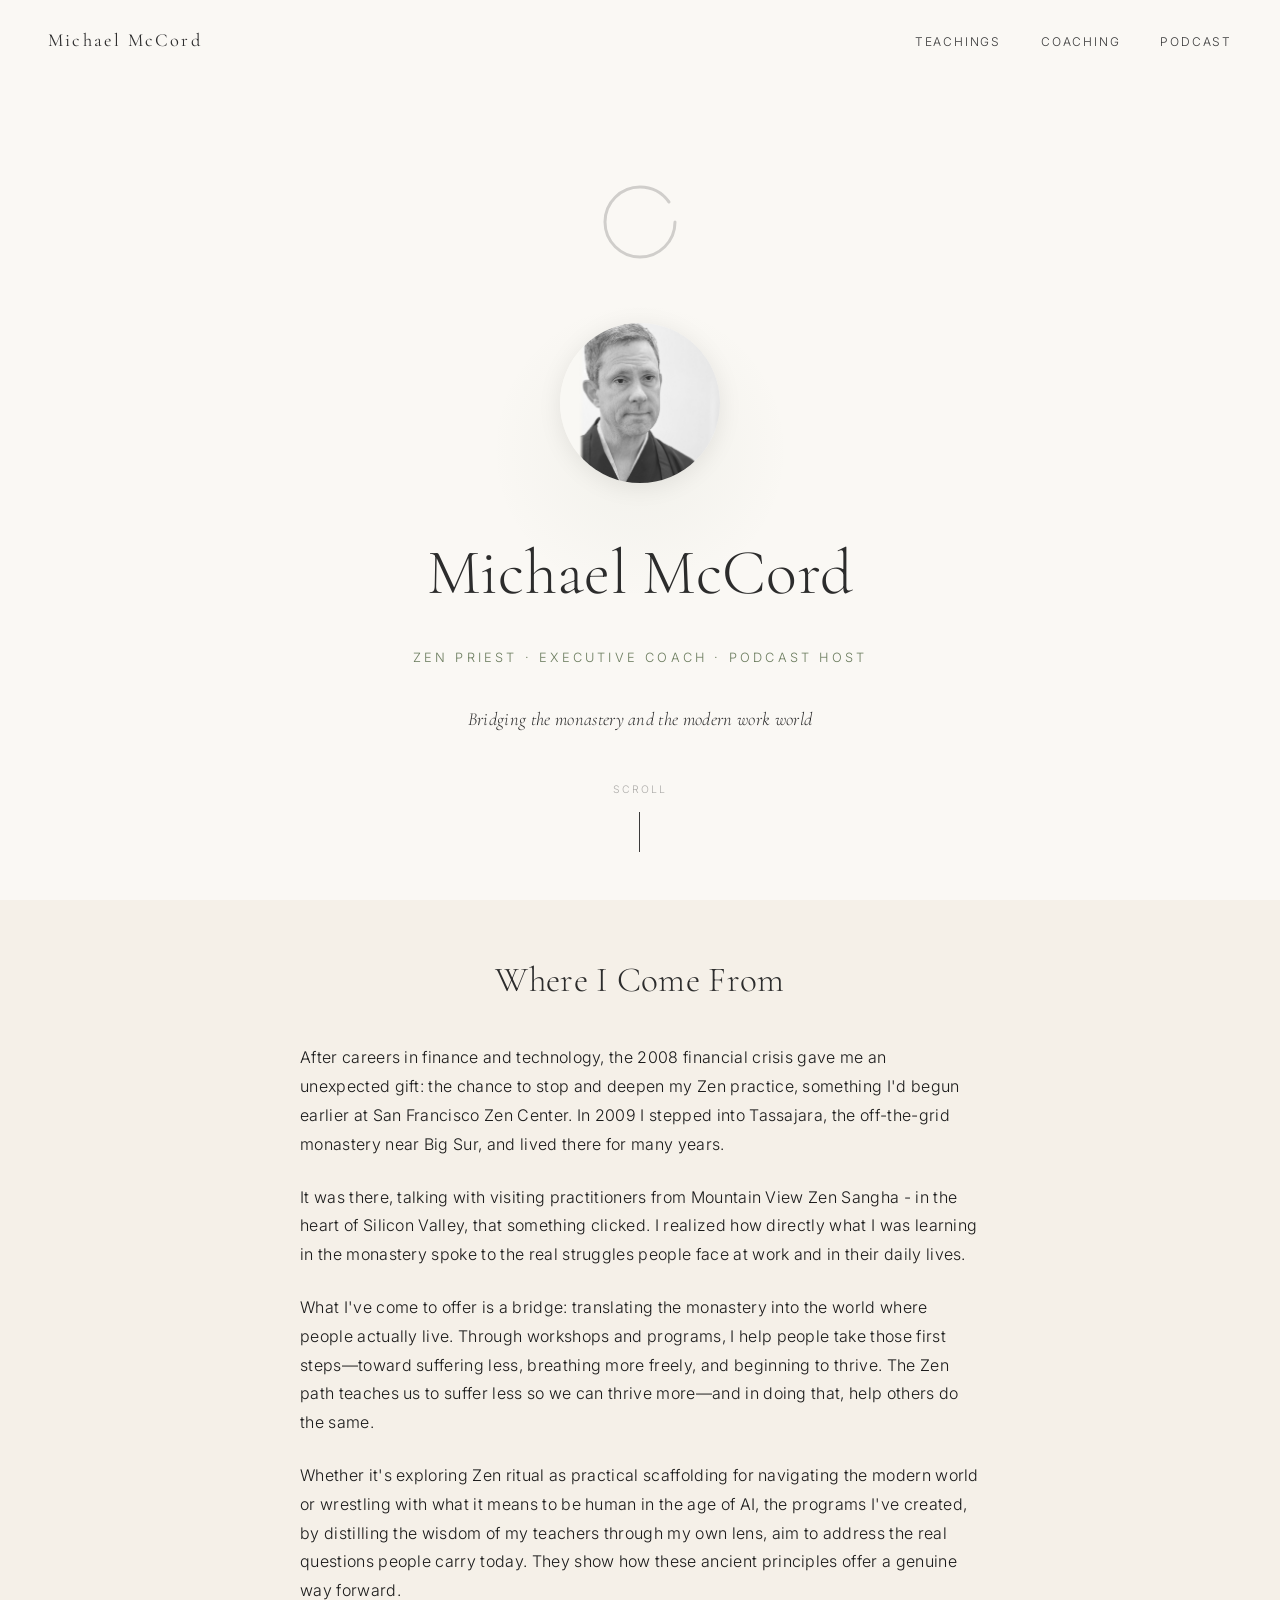
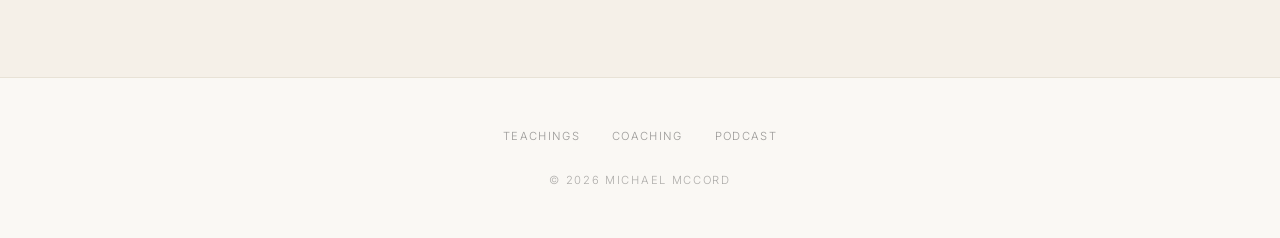
<file: index.html>
<!DOCTYPE html>
<html lang="en">
<head>
  <meta charset="UTF-8">
  <meta name="viewport" content="width=device-width, initial-scale=1.0">
  <title>Michael McCord — Zen Priest · Coach · Podcast Host</title>
  <link rel="preconnect" href="https://fonts.googleapis.com">
  <link rel="preconnect" href="https://fonts.gstatic.com" crossorigin>
  <link href="https://fonts.googleapis.com/css2?family=Cormorant+Garamond:ital,wght@0,300;0,400;0,500;1,300;1,400;1,500&family=Inter:wght@300;400&display=swap" rel="stylesheet">
  <link rel="stylesheet" href="styles.css">
</head>
<body>

  <!-- Navigation -->
  <nav class="nav">
    <div class="nav-inner">
      <a href="index.html" class="nav-name">Michael McCord</a>
      <ul class="nav-links">
        <li><a href="talks.html">Teachings</a></li>
        <li><a href="coaching.html">Coaching</a></li>
        <li><a href="podcast.html">Podcast</a></li>
      </ul>
      <button class="hamburger" aria-label="Menu">
        <span></span>
        <span></span>
        <span></span>
      </button>
    </div>
  </nav>

  <div class="mobile-overlay"></div>
  <div class="mobile-panel">
    <a href="talks.html">Teachings</a>
    <a href="coaching.html">Coaching</a>
    <a href="podcast.html">Podcast</a>
  </div>

  <!-- Hero -->
  <section class="hero">
    <div class="hero-glow"></div>
    <div class="hero-content">
      <svg class="enso" viewBox="0 0 120 120" xmlns="http://www.w3.org/2000/svg">
        <path d="M 95 60 C 95 79.33 79.33 95 60 95 C 40.67 95 25 79.33 25 60 C 25 40.67 40.67 25 60 25 C 72 25 82.5 31 89 40"
              fill="none" stroke="#2c2c2c" stroke-width="3" stroke-linecap="round"/>
      </svg>
      <img src="portrait.jpg" alt="Michael McCord" class="hero-portrait">
      <h1>Michael McCord</h1>
      <p class="role">Zen Priest · Executive Coach · Podcast Host</p>
      <p class="tagline">Bridging the monastery and the modern work world</p>
    </div>
    <div class="scroll-hint">
      <span>Scroll</span>
      <div class="scroll-line"></div>
    </div>
  </section>

  <!-- About -->
  <section class="content-section sand">
    <div class="content-narrow reveal">
      <h2 class="section-heading">Where I Come From</h2>
      <p>After careers in finance and technology, the 2008 financial crisis gave me an unexpected gift: the chance to stop and deepen my Zen practice, something I'd begun earlier at San Francisco Zen Center. In 2009 I stepped into Tassajara, the off-the-grid monastery near Big Sur, and lived there for many years.</p>
      <p>It was there, talking with visiting practitioners from Mountain View Zen Sangha - in the heart of Silicon Valley, that something clicked. I realized how directly what I was learning in the monastery spoke to the real struggles people face at work and in their daily lives.</p>
      <p>What I've come to offer is a bridge: translating the monastery into the world where people actually live. Through workshops and programs, I help people take those first steps—toward suffering less, breathing more freely, and beginning to thrive. The Zen path teaches us to suffer less so we can thrive more—and in doing that, help others do the same.</p>
      <p>Whether it's exploring Zen ritual as practical scaffolding for navigating the modern world or wrestling with what it means to be human in the age of AI, the programs I've created, by distilling the wisdom of my teachers through my own lens, aim to address the real questions people carry today. They show how these ancient principles offer a genuine way forward.</p>
    </div>
  </section>

  <!-- Footer -->
  <footer class="footer">
    <div class="footer-links">
      <a href="talks.html">Teachings</a>
      <a href="coaching.html">Coaching</a>
      <a href="podcast.html">Podcast</a>
    </div>
    <p>&copy; 2026 Michael McCord</p>
  </footer>

  <script>
    window.addEventListener('scroll', () => {
      document.querySelector('.nav').classList.toggle('scrolled', window.scrollY > 50);
    });

    const hamburger = document.querySelector('.hamburger');
    const mobilePanel = document.querySelector('.mobile-panel');
    const mobileOverlay = document.querySelector('.mobile-overlay');

    function toggleMobile() {
      hamburger.classList.toggle('open');
      mobilePanel.classList.toggle('open');
      mobileOverlay.classList.toggle('open');
    }

    hamburger.addEventListener('click', toggleMobile);
    mobileOverlay.addEventListener('click', toggleMobile);

    const observer = new IntersectionObserver((entries) => {
      entries.forEach(entry => {
        if (entry.isIntersecting) entry.target.classList.add('visible');
      });
    }, { threshold: 0.15 });

    document.querySelectorAll('.reveal').forEach(el => observer.observe(el));
  </script>

</body>
</html>
</file>
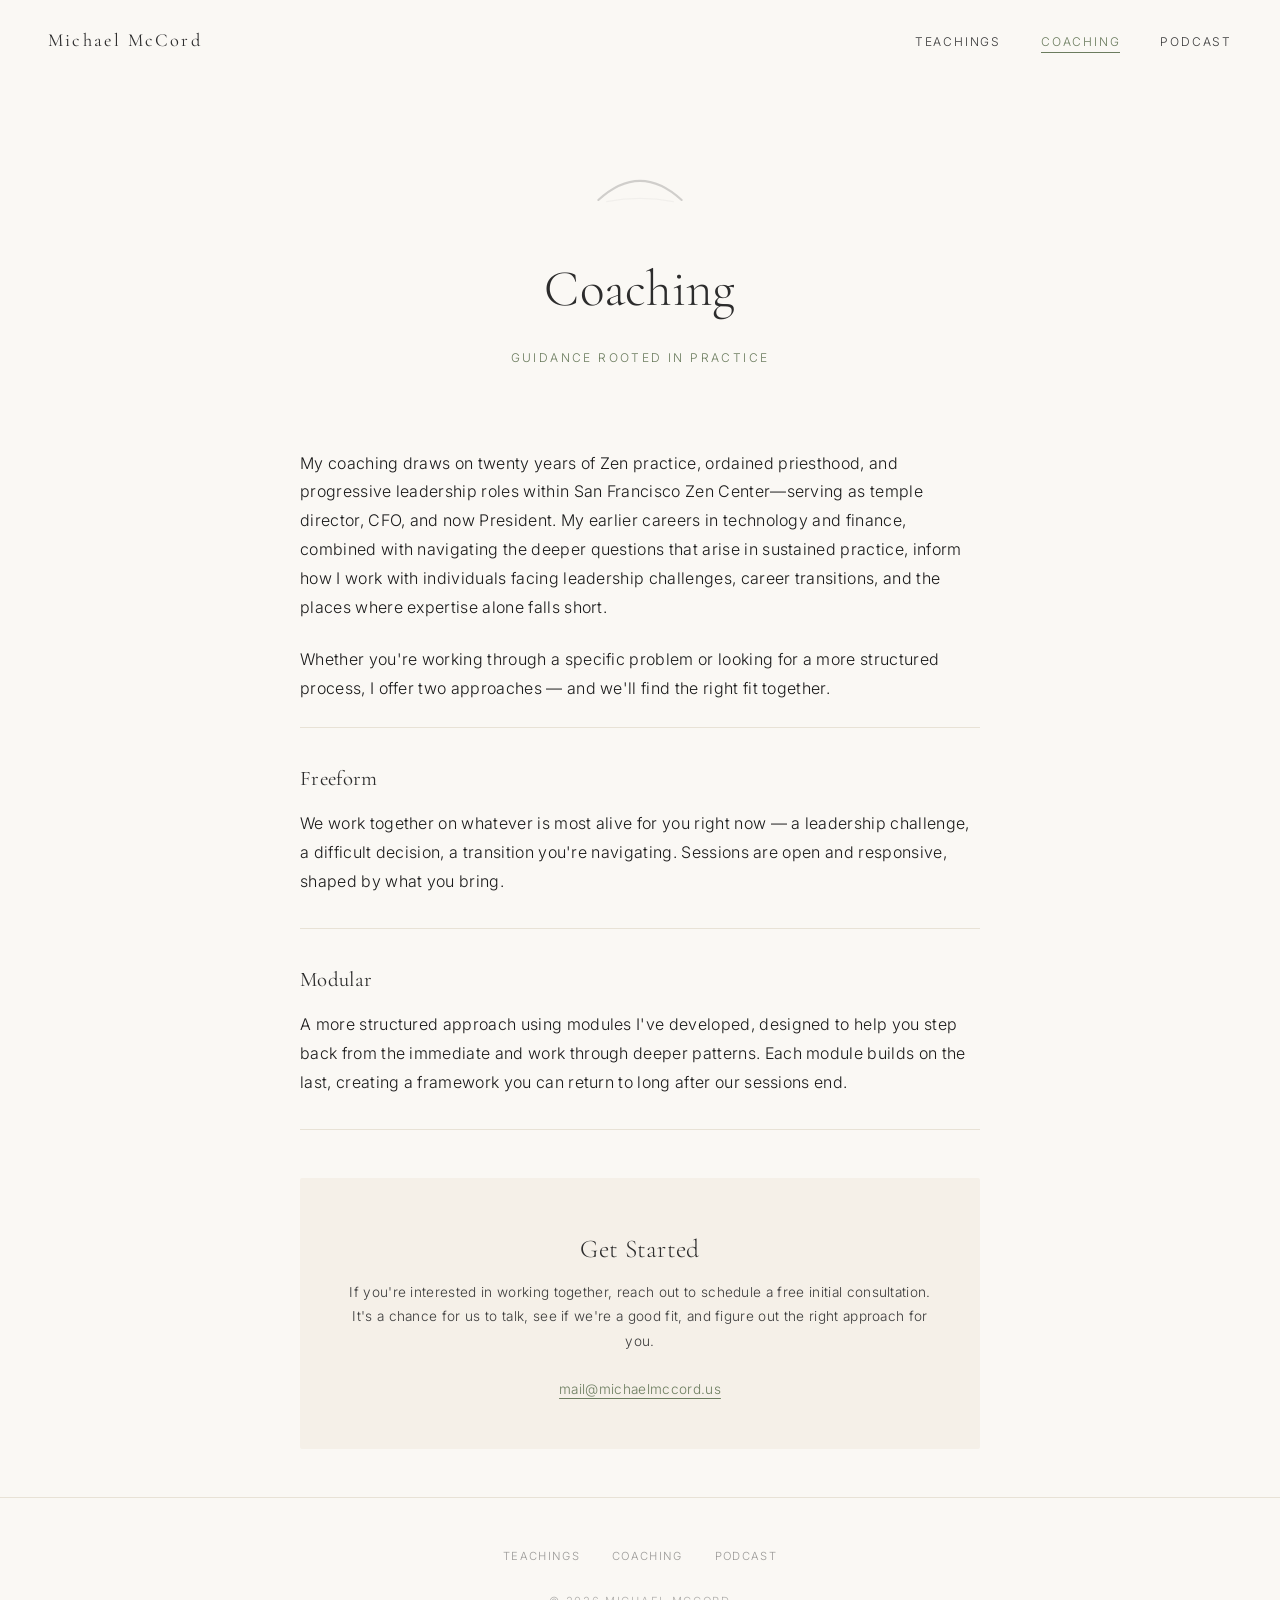
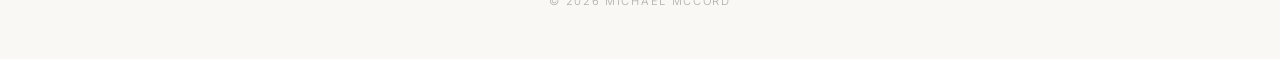
<file: coaching.html>
<!DOCTYPE html>
<html lang="en">
<head>
  <meta charset="UTF-8">
  <meta name="viewport" content="width=device-width, initial-scale=1.0">
  <title>Coaching — Michael McCord</title>
  <link rel="preconnect" href="https://fonts.googleapis.com">
  <link rel="preconnect" href="https://fonts.gstatic.com" crossorigin>
  <link href="https://fonts.googleapis.com/css2?family=Cormorant+Garamond:ital,wght@0,300;0,400;0,500;1,300;1,400;1,500&family=Inter:wght@300;400&display=swap" rel="stylesheet">
  <link rel="stylesheet" href="styles.css">
</head>
<body>

  <!-- Navigation -->
  <nav class="nav">
    <div class="nav-inner">
      <a href="index.html" class="nav-name">Michael McCord</a>
      <ul class="nav-links">
        <li><a href="talks.html">Teachings</a></li>
        <li><a href="coaching.html" class="active">Coaching</a></li>
        <li><a href="podcast.html">Podcast</a></li>
      </ul>
      <button class="hamburger" aria-label="Menu">
        <span></span>
        <span></span>
        <span></span>
      </button>
    </div>
  </nav>

  <div class="mobile-overlay"></div>
  <div class="mobile-panel">
    <a href="talks.html">Teachings</a>
    <a href="coaching.html" class="active">Coaching</a>
    <a href="podcast.html">Podcast</a>
  </div>

  <!-- Page Header -->
  <header class="page-header">
    <svg class="page-icon" viewBox="0 0 120 60" xmlns="http://www.w3.org/2000/svg">
      <path d="M 10 48 Q 60 2 110 48" fill="none" stroke="#2c2c2c" stroke-width="2.5" stroke-linecap="round"/>
      <path d="M 20 50 Q 60 42 100 50" fill="none" stroke="#2c2c2c" stroke-width="1.5" stroke-linecap="round" opacity="0.2"/>
    </svg>
    <h1>Coaching</h1>
    <p class="subtitle">Guidance rooted in practice</p>
  </header>

  <!-- Coaching Content -->
  <section class="content-section">
    <div class="content-narrow reveal">
      <p>My coaching draws on twenty years of Zen practice, ordained priesthood, and progressive leadership roles within San Francisco Zen Center—serving as temple director, CFO, and now President. My earlier careers in technology and finance, combined with navigating the deeper questions that arise in sustained practice, inform how I work with individuals facing leadership challenges, career transitions, and the places where expertise alone falls short.</p>
      <p>Whether you're working through a specific problem or looking for a more structured process, I offer two approaches — and we'll find the right fit together.</p>

      <div class="offering">
        <h3>Freeform</h3>
        <p>We work together on whatever is most alive for you right now — a leadership challenge, a difficult decision, a transition you're navigating. Sessions are open and responsive, shaped by what you bring.</p>
      </div>

      <div class="offering">
        <h3>Modular</h3>
        <p>A more structured approach using modules I've developed, designed to help you step back from the immediate and work through deeper patterns. Each module builds on the last, creating a framework you can return to long after our sessions end.</p>
      </div>

      <!-- Contact -->
      <div class="pricing reveal">
        <h2>Get Started</h2>
        <p class="pricing-note">If you're interested in working together, reach out to schedule a free initial consultation. It's a chance for us to talk, see if we're a good fit, and figure out the right approach for you.</p>
        <p class="pricing-note" style="margin-top: 1.5rem;"><a href="mailto:mail@michaelmccord.us" class="cta-link" style="margin-top: 0;">mail@michaelmccord.us</a></p>
      </div>
    </div>
  </section>

  <!-- Footer -->
  <footer class="footer">
    <div class="footer-links">
      <a href="talks.html">Teachings</a>
      <a href="coaching.html">Coaching</a>
      <a href="podcast.html">Podcast</a>
    </div>
    <p>&copy; 2026 Michael McCord</p>
  </footer>

  <script>
    window.addEventListener('scroll', () => {
      document.querySelector('.nav').classList.toggle('scrolled', window.scrollY > 50);
    });

    const hamburger = document.querySelector('.hamburger');
    const mobilePanel = document.querySelector('.mobile-panel');
    const mobileOverlay = document.querySelector('.mobile-overlay');

    function toggleMobile() {
      hamburger.classList.toggle('open');
      mobilePanel.classList.toggle('open');
      mobileOverlay.classList.toggle('open');
    }

    hamburger.addEventListener('click', toggleMobile);
    mobileOverlay.addEventListener('click', toggleMobile);

    const observer = new IntersectionObserver((entries) => {
      entries.forEach(entry => {
        if (entry.isIntersecting) entry.target.classList.add('visible');
      });
    }, { threshold: 0.15 });

    document.querySelectorAll('.reveal').forEach(el => observer.observe(el));
  </script>

</body>
</html>
</file>
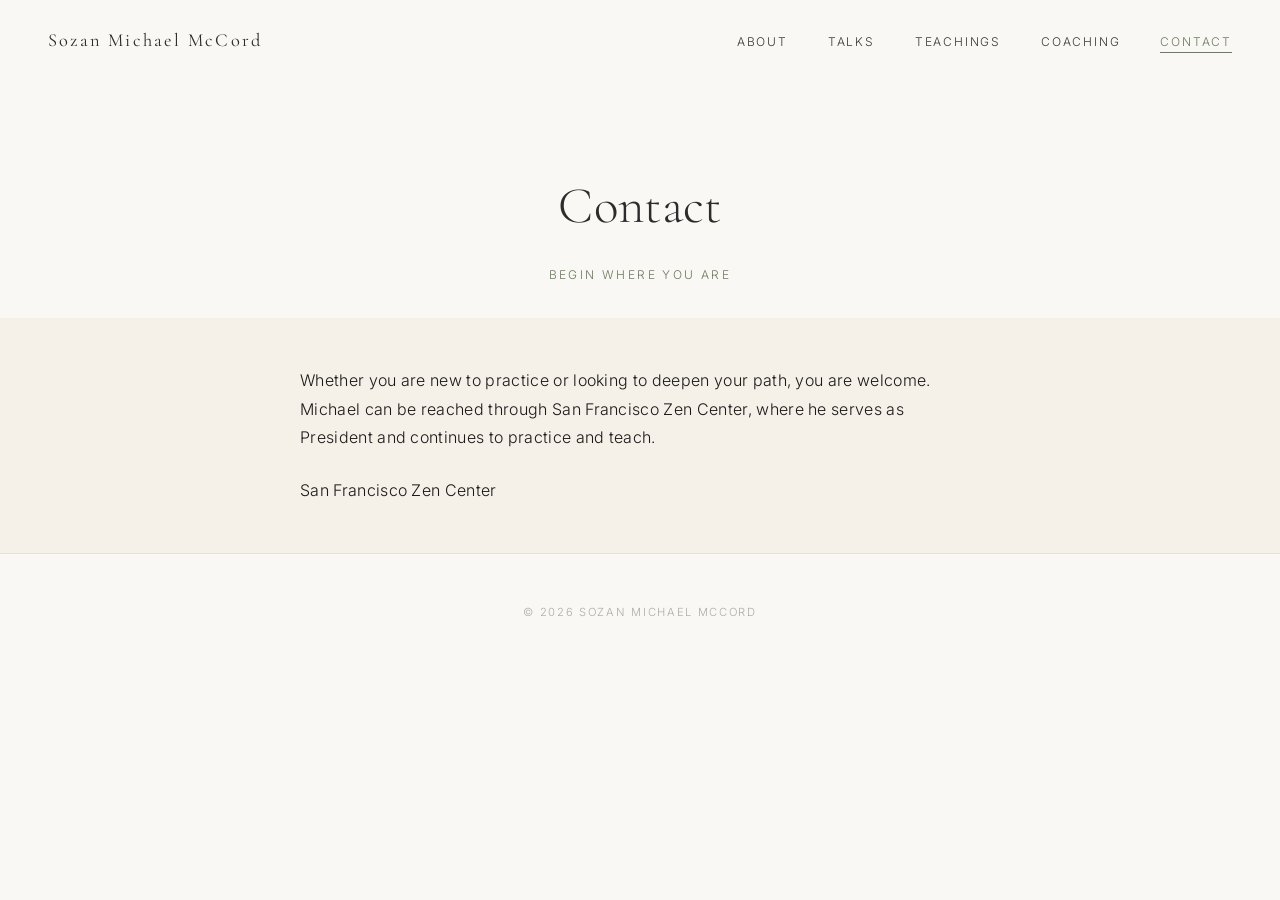
<file: contact.html>
<!DOCTYPE html>
<html lang="en">
<head>
  <meta charset="UTF-8">
  <meta name="viewport" content="width=device-width, initial-scale=1.0">
  <title>Contact — Sozan Michael McCord</title>
  <link rel="preconnect" href="https://fonts.googleapis.com">
  <link rel="preconnect" href="https://fonts.gstatic.com" crossorigin>
  <link href="https://fonts.googleapis.com/css2?family=Cormorant+Garamond:ital,wght@0,300;0,400;0,500;1,300;1,400;1,500&family=Inter:wght@300;400&display=swap" rel="stylesheet">
  <link rel="stylesheet" href="styles.css">
</head>
<body>

  <!-- Navigation -->
  <nav class="nav">
    <div class="nav-inner">
      <a href="index.html" class="nav-name">Sozan Michael McCord</a>
      <ul class="nav-links">
        <li><a href="about.html">About</a></li>
        <li><a href="talks.html">Talks</a></li>
        <li><a href="teachings.html">Teachings</a></li>
        <li><a href="coaching.html">Coaching</a></li>
        <li><a href="contact.html" class="active">Contact</a></li>
      </ul>
      <button class="hamburger" aria-label="Menu">
        <span></span>
        <span></span>
        <span></span>
      </button>
    </div>
  </nav>

  <div class="mobile-overlay"></div>
  <div class="mobile-panel">
    <a href="about.html">About</a>
    <a href="talks.html">Talks</a>
    <a href="teachings.html">Teachings</a>
    <a href="coaching.html">Coaching</a>
    <a href="contact.html" class="active">Contact</a>
  </div>

  <!-- Page Header -->
  <header class="page-header">
    <h1>Contact</h1>
    <p class="subtitle">Begin where you are</p>
  </header>

  <!-- Contact -->
  <section class="content-section sand">
    <div class="content-narrow reveal">
      <p>Whether you are new to practice or looking to deepen your path, you are welcome. Michael can be reached through San Francisco Zen Center, where he serves as President and continues to practice and teach.</p>

      <div class="contact-links">
        <a href="https://www.sfzc.org" target="_blank">San Francisco Zen Center</a>
      </div>
    </div>
  </section>

  <!-- Footer -->
  <footer class="footer">
    <p>&copy; 2026 Sozan Michael McCord</p>
  </footer>

  <script>
    window.addEventListener('scroll', () => {
      document.querySelector('.nav').classList.toggle('scrolled', window.scrollY > 50);
    });

    const hamburger = document.querySelector('.hamburger');
    const mobilePanel = document.querySelector('.mobile-panel');
    const mobileOverlay = document.querySelector('.mobile-overlay');

    function toggleMobile() {
      hamburger.classList.toggle('open');
      mobilePanel.classList.toggle('open');
      mobileOverlay.classList.toggle('open');
    }

    hamburger.addEventListener('click', toggleMobile);
    mobileOverlay.addEventListener('click', toggleMobile);

    const observer = new IntersectionObserver((entries) => {
      entries.forEach(entry => {
        if (entry.isIntersecting) entry.target.classList.add('visible');
      });
    }, { threshold: 0.15 });

    document.querySelectorAll('.reveal').forEach(el => observer.observe(el));
  </script>

</body>
</html>
</file>
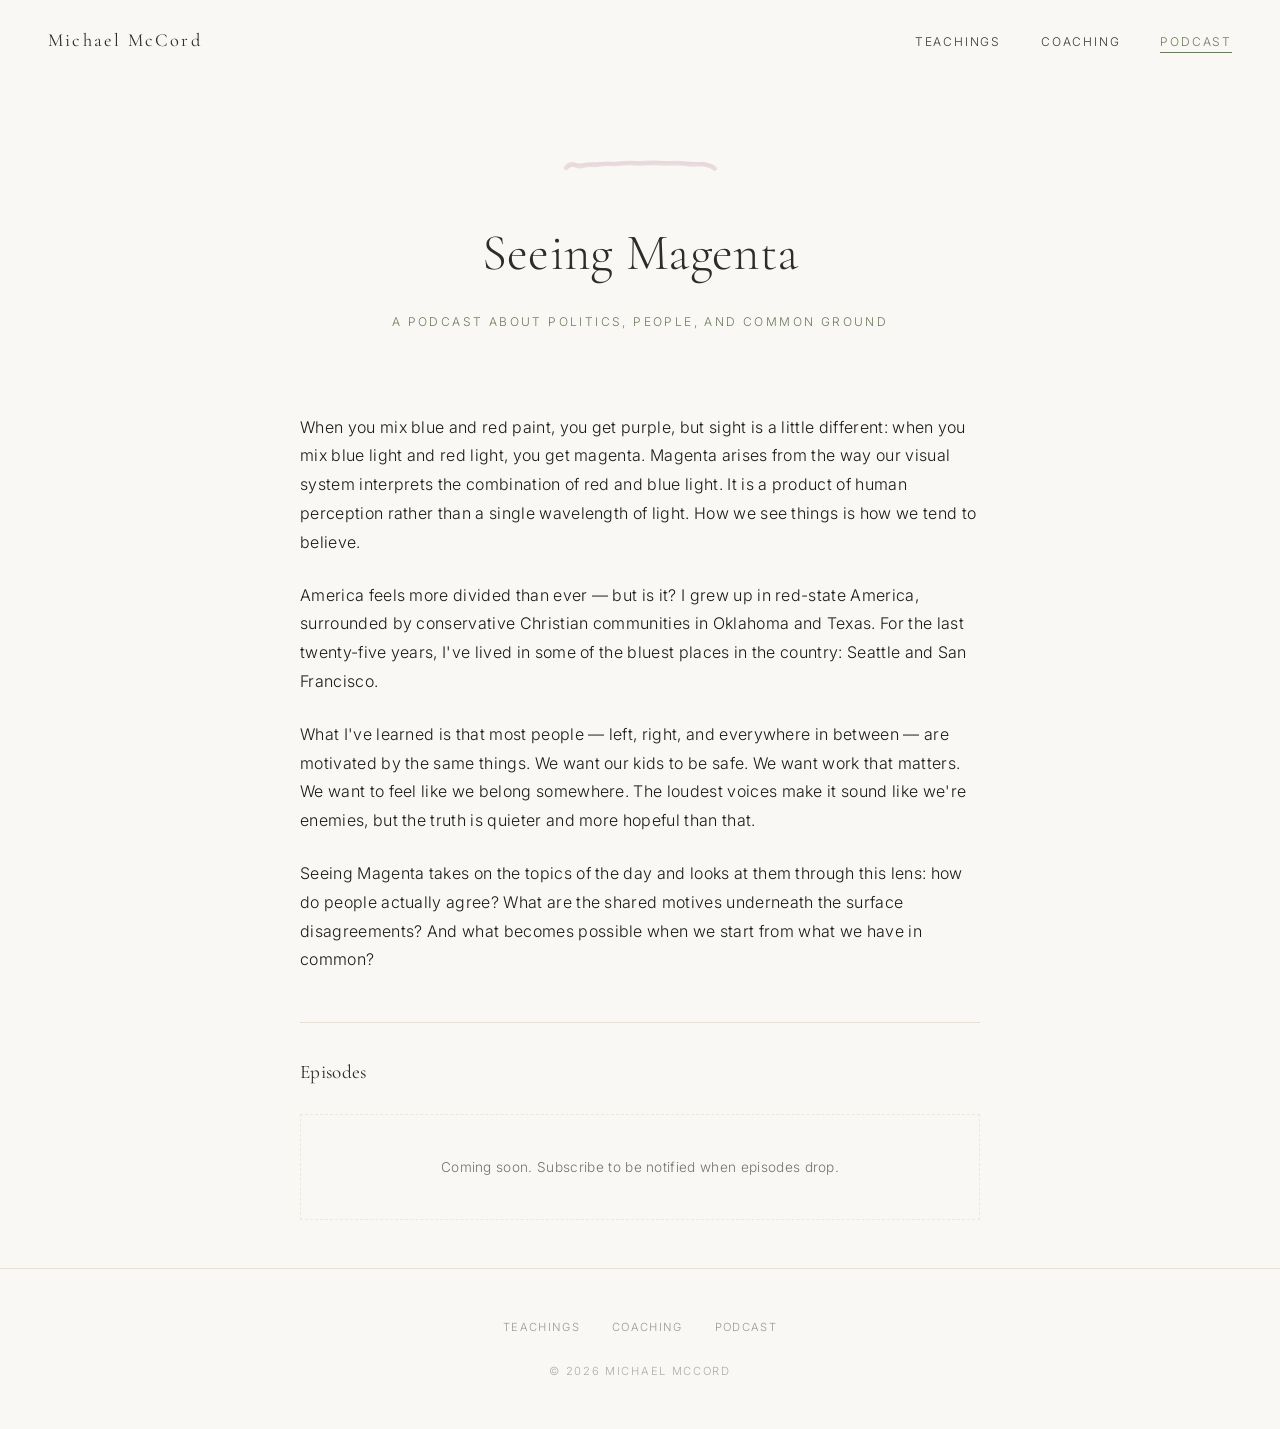
<file: podcast.html>
<!DOCTYPE html>
<html lang="en">
<head>
  <meta charset="UTF-8">
  <meta name="viewport" content="width=device-width, initial-scale=1.0">
  <title>Seeing Magenta — Michael McCord</title>
  <link rel="preconnect" href="https://fonts.googleapis.com">
  <link rel="preconnect" href="https://fonts.gstatic.com" crossorigin>
  <link href="https://fonts.googleapis.com/css2?family=Cormorant+Garamond:ital,wght@0,300;0,400;0,500;1,300;1,400;1,500&family=Inter:wght@300;400&display=swap" rel="stylesheet">
  <link rel="stylesheet" href="styles.css">
</head>
<body>

  <!-- Navigation -->
  <nav class="nav">
    <div class="nav-inner">
      <a href="index.html" class="nav-name">Michael McCord</a>
      <ul class="nav-links">
        <li><a href="talks.html">Teachings</a></li>
        <li><a href="coaching.html">Coaching</a></li>
        <li><a href="podcast.html" class="active">Podcast</a></li>
      </ul>
      <button class="hamburger" aria-label="Menu">
        <span></span>
        <span></span>
        <span></span>
      </button>
    </div>
  </nav>

  <div class="mobile-overlay"></div>
  <div class="mobile-panel">
    <a href="talks.html">Teachings</a>
    <a href="coaching.html">Coaching</a>
    <a href="podcast.html" class="active">Podcast</a>
  </div>

  <!-- Page Header -->
  <header class="page-header">
    <svg class="brush-stroke" viewBox="0 0 200 18" xmlns="http://www.w3.org/2000/svg">
      <path d="M 5 10 C 8 6, 12 4, 18 7 C 24 10, 28 5, 38 6 C 48 7, 52 4, 62 5 C 72 6, 78 3, 90 4 C 102 5, 110 3, 125 4 C 140 5, 148 3, 160 5 C 172 7, 178 4, 185 6 C 190 7, 194 9, 196 11"
            fill="none" stroke="#8b3a6b" stroke-width="6" stroke-linecap="round" opacity="0.7"/>
      <path d="M 8 9 C 14 5, 22 7, 35 5 C 48 3, 58 6, 75 4 C 92 2, 105 5, 120 3 C 135 1, 150 5, 165 4 C 175 3, 185 6, 193 8"
            fill="none" stroke="#8b3a6b" stroke-width="3" stroke-linecap="round" opacity="0.4"/>
    </svg>
    <h1>Seeing Magenta</h1>
    <p class="subtitle">A podcast about politics, people, and common ground</p>
  </header>

  <!-- Podcast Content -->
  <section class="content-section">
    <div class="content-narrow">
      <div class="podcast-concept reveal">
        <p>When you mix blue and red paint, you get purple, but sight is a little different: when you mix blue light and red light, you get magenta. Magenta arises from the way our visual system interprets the combination of red and blue light. It is a product of human perception rather than a single wavelength of light. How we see things is how we tend to believe.</p>
      </div>

      <div class="podcast-concept reveal">
        <p>America feels more divided than ever — but is it? I grew up in red-state America, surrounded by conservative Christian communities in Oklahoma and Texas. For the last twenty-five years, I've lived in some of the bluest places in the country: Seattle and San Francisco.</p>
        <p>What I've learned is that most people — left, right, and everywhere in between — are motivated by the same things. We want our kids to be safe. We want work that matters. We want to feel like we belong somewhere. The loudest voices make it sound like we're enemies, but the truth is quieter and more hopeful than that.</p>
        <p>Seeing Magenta takes on the topics of the day and looks at them through this lens: how do people actually agree? What are the shared motives underneath the surface disagreements? And what becomes possible when we start from what we have in common?</p>

        <div class="podcast-episodes reveal">
          <h3>Episodes</h3>
          <div class="episode-placeholder">
            Coming soon. Subscribe to be notified when episodes drop.
          </div>
        </div>
      </div>
    </div>
  </section>

  <!-- Footer -->
  <footer class="footer">
    <div class="footer-links">
      <a href="talks.html">Teachings</a>
      <a href="coaching.html">Coaching</a>
      <a href="podcast.html">Podcast</a>
    </div>
    <p>&copy; 2026 Michael McCord</p>
  </footer>

  <script>
    window.addEventListener('scroll', () => {
      document.querySelector('.nav').classList.toggle('scrolled', window.scrollY > 50);
    });

    const hamburger = document.querySelector('.hamburger');
    const mobilePanel = document.querySelector('.mobile-panel');
    const mobileOverlay = document.querySelector('.mobile-overlay');

    function toggleMobile() {
      hamburger.classList.toggle('open');
      mobilePanel.classList.toggle('open');
      mobileOverlay.classList.toggle('open');
    }

    hamburger.addEventListener('click', toggleMobile);
    mobileOverlay.addEventListener('click', toggleMobile);

    const observer = new IntersectionObserver((entries) => {
      entries.forEach(entry => {
        if (entry.isIntersecting) entry.target.classList.add('visible');
      });
    }, { threshold: 0.15 });

    document.querySelectorAll('.reveal').forEach(el => observer.observe(el));
  </script>

</body>
</html>
</file>
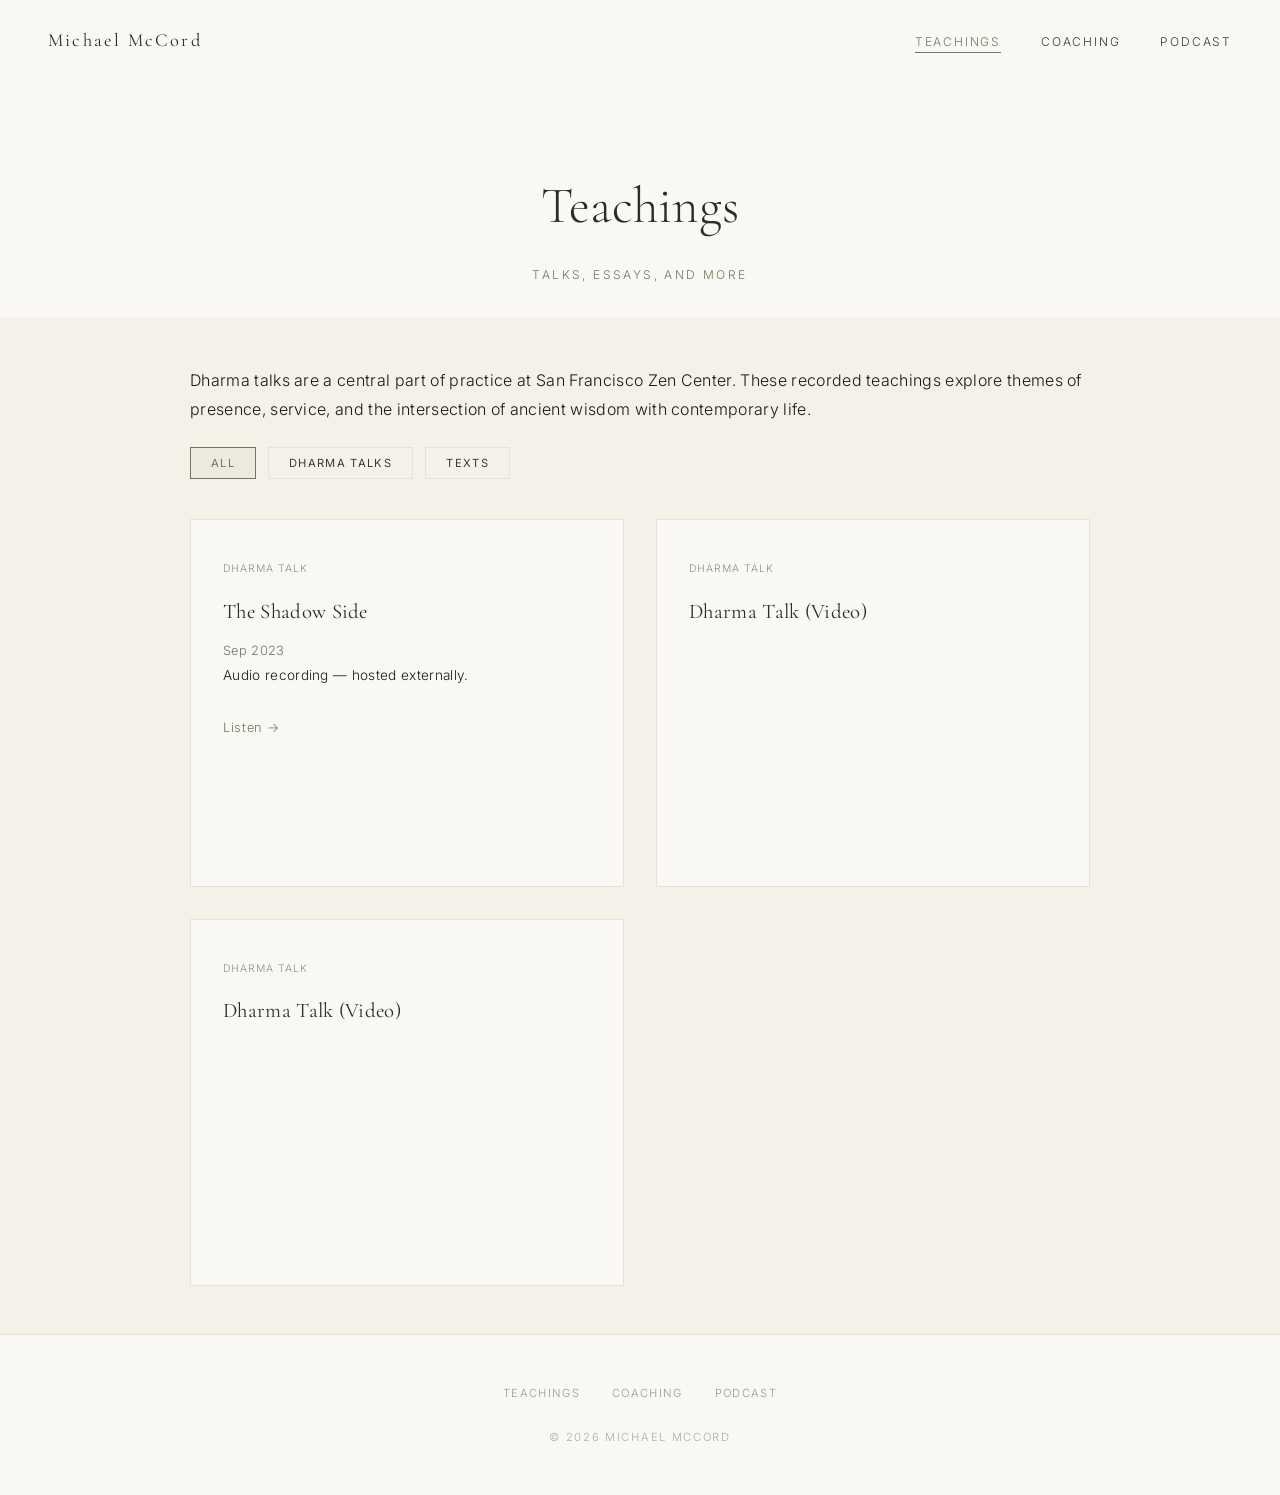
<file: talks.html>
<!DOCTYPE html>
<html lang="en">
<head>
  <meta charset="UTF-8">
  <meta name="viewport" content="width=device-width, initial-scale=1.0">
  <title>Teachings — Michael McCord</title>
  <link rel="preconnect" href="https://fonts.googleapis.com">
  <link rel="preconnect" href="https://fonts.gstatic.com" crossorigin>
  <link href="https://fonts.googleapis.com/css2?family=Cormorant+Garamond:ital,wght@0,300;0,400;0,500;1,300;1,400;1,500&family=Inter:wght@300;400&display=swap" rel="stylesheet">
  <link rel="stylesheet" href="styles.css">
</head>
<body>

  <!-- Navigation -->
  <nav class="nav">
    <div class="nav-inner">
      <a href="index.html" class="nav-name">Michael McCord</a>
      <ul class="nav-links">
        <li><a href="talks.html" class="active">Teachings</a></li>
        <li><a href="coaching.html">Coaching</a></li>
        <li><a href="podcast.html">Podcast</a></li>
      </ul>
      <button class="hamburger" aria-label="Menu">
        <span></span>
        <span></span>
        <span></span>
      </button>
    </div>
  </nav>

  <div class="mobile-overlay"></div>
  <div class="mobile-panel">
    <a href="talks.html" class="active">Teachings</a>
    <a href="coaching.html">Coaching</a>
    <a href="podcast.html">Podcast</a>
  </div>

  <!-- Page Header -->
  <header class="page-header">
    <h1>Teachings</h1>
    <p class="subtitle">Talks, essays, and more</p>
  </header>

  <!-- Talks -->
  <section class="content-section sand">
    <div class="content-wide">
      <p class="reveal">Dharma talks are a central part of practice at San Francisco Zen Center. These recorded teachings explore themes of presence, service, and the intersection of ancient wisdom with contemporary life.</p>

      <div class="filter-buttons reveal">
        <button class="filter-btn active" data-filter="all">All</button>
        <button class="filter-btn" data-filter="dharma-talk">Dharma Talks</button>
        <button class="filter-btn" data-filter="text">Texts</button>
      </div>

      <div class="teachings-grid reveal">
        <div class="teaching-card" data-category="dharma-talk">
          <span class="talk-tag">Dharma Talk</span>
          <h3>The Shadow Side</h3>
          <span class="talk-date">Sep 2023</span>
          <p class="teaching-description">Audio recording — hosted externally.</p>
          <a href="https://1drv.ms/u/c/63acd3f7cc434578/IQB4RUPM99OsIIBjKE4BAAAAAePlxopRRq-HAyAeNtmP7MY?e=ZxqzF8" target="_blank" rel="noopener" class="teaching-link">Listen &rarr;</a>
        </div>

        <div class="teaching-card" data-category="dharma-talk">
          <span class="talk-tag">Dharma Talk</span>
          <h3>Dharma Talk (Video)</h3>
          <span class="talk-date"></span>
          <div class="video-embed">
            <iframe src="https://www.youtube.com/embed/Meq-kxMmaPs?start=742" frameborder="0" allow="accelerometer; autoplay; clipboard-write; encrypted-media; gyroscope; picture-in-picture" allowfullscreen></iframe>
          </div>
        </div>

        <div class="teaching-card" data-category="dharma-talk">
          <span class="talk-tag">Dharma Talk</span>
          <h3>Dharma Talk (Video)</h3>
          <span class="talk-date"></span>
          <div class="video-embed">
            <iframe src="https://www.youtube.com/embed/EMFrnM71JLc?start=2204" frameborder="0" allow="accelerometer; autoplay; clipboard-write; encrypted-media; gyroscope; picture-in-picture" allowfullscreen></iframe>
          </div>
        </div>
      </div>
    </div>
  </section>

  <!-- Footer -->
  <footer class="footer">
    <div class="footer-links">
      <a href="talks.html">Teachings</a>
      <a href="coaching.html">Coaching</a>
      <a href="podcast.html">Podcast</a>
    </div>
    <p>&copy; 2026 Michael McCord</p>
  </footer>

  <script>
    window.addEventListener('scroll', () => {
      document.querySelector('.nav').classList.toggle('scrolled', window.scrollY > 50);
    });

    const hamburger = document.querySelector('.hamburger');
    const mobilePanel = document.querySelector('.mobile-panel');
    const mobileOverlay = document.querySelector('.mobile-overlay');

    function toggleMobile() {
      hamburger.classList.toggle('open');
      mobilePanel.classList.toggle('open');
      mobileOverlay.classList.toggle('open');
    }

    hamburger.addEventListener('click', toggleMobile);
    mobileOverlay.addEventListener('click', toggleMobile);

    const observer = new IntersectionObserver((entries) => {
      entries.forEach(entry => {
        if (entry.isIntersecting) entry.target.classList.add('visible');
      });
    }, { threshold: 0.15 });

    document.querySelectorAll('.reveal').forEach(el => observer.observe(el));

    const filterBtns = document.querySelectorAll('.filter-btn');
    const teachingCards = document.querySelectorAll('.teaching-card');

    filterBtns.forEach(btn => {
      btn.addEventListener('click', () => {
        filterBtns.forEach(b => b.classList.remove('active'));
        btn.classList.add('active');
        const filter = btn.dataset.filter;
        teachingCards.forEach(card => {
          card.style.display = (filter === 'all' || card.dataset.category === filter) ? '' : 'none';
        });
      });
    });
  </script>

</body>
</html>
</file>
<file: styles.css>
/* ── Custom Properties ── */
:root {
  --stone: #2c2c2c;
  --ink: #1a1a1a;
  --sand: #f5f0e8;
  --mist: #e8e2d6;
  --brush: #3a3a3a;
  --moss: #6b7c5e;
  --cloud: #faf8f4;
  --magenta: #8b3a6b;
}

/* ── Reset & Base ── */
*,
*::before,
*::after {
  margin: 0;
  padding: 0;
  box-sizing: border-box;
}

html {
  scroll-behavior: smooth;
}

body {
  font-family: 'Inter', sans-serif;
  font-weight: 300;
  line-height: 1.8;
  letter-spacing: 0.02em;
  color: var(--ink);
  background: var(--cloud);
  -webkit-font-smoothing: antialiased;
  -moz-osx-font-smoothing: grayscale;
}

a {
  color: inherit;
  text-decoration: none;
}

ul {
  list-style: none;
}

img {
  max-width: 100%;
  display: block;
}

/* ── Typography ── */
h1, h2, h3, h4 {
  font-family: 'Cormorant Garamond', serif;
  font-weight: 300;
  color: var(--stone);
}

/* ── Navigation ── */
.nav {
  position: fixed;
  top: 0;
  left: 0;
  width: 100%;
  z-index: 1000;
  background: rgba(250, 248, 244, 0.9);
  backdrop-filter: blur(12px);
  -webkit-backdrop-filter: blur(12px);
  padding: 1.5rem 3rem;
  transition: padding 0.4s ease;
}

.nav.scrolled {
  padding: 0.8rem 3rem;
}

.nav-inner {
  max-width: 1200px;
  margin: 0 auto;
  display: flex;
  align-items: center;
  justify-content: space-between;
}

.nav-name {
  font-family: 'Cormorant Garamond', serif;
  font-weight: 400;
  font-size: 1.15rem;
  letter-spacing: 0.12em;
  color: var(--stone);
}

.nav-links {
  display: flex;
  gap: 2.5rem;
}

.nav-links a {
  font-size: 0.75rem;
  text-transform: uppercase;
  letter-spacing: 0.15em;
  color: var(--brush);
  position: relative;
  transition: color 0.3s ease;
}

.nav-links a::after {
  content: '';
  position: absolute;
  bottom: -4px;
  left: 0;
  width: 0;
  height: 1px;
  background: var(--moss);
  transition: width 0.3s ease;
}

.nav-links a:hover {
  color: var(--moss);
}

.nav-links a:hover::after {
  width: 100%;
}

.nav-links a.active {
  color: var(--moss);
}

.nav-links a.active::after {
  width: 100%;
}

/* ── Hamburger ── */
.hamburger {
  display: none;
  flex-direction: column;
  justify-content: center;
  gap: 5px;
  width: 28px;
  height: 28px;
  cursor: pointer;
  z-index: 1100;
  background: none;
  border: none;
}

.hamburger span {
  display: block;
  width: 100%;
  height: 1.5px;
  background: var(--stone);
  transition: transform 0.3s ease, opacity 0.3s ease;
}

.hamburger.open span:nth-child(1) {
  transform: translateY(6.5px) rotate(45deg);
}

.hamburger.open span:nth-child(2) {
  opacity: 0;
}

.hamburger.open span:nth-child(3) {
  transform: translateY(-6.5px) rotate(-45deg);
}

/* ── Mobile Nav Panel ── */
.mobile-panel {
  position: fixed;
  top: 0;
  right: -300px;
  width: 60vw;
  max-width: 300px;
  height: 100vh;
  background: var(--cloud);
  z-index: 1050;
  transition: right 0.4s ease;
  padding: 6rem 2rem 2rem;
  box-shadow: -4px 0 20px rgba(0, 0, 0, 0);
}

.mobile-panel.open {
  right: 0;
  box-shadow: -4px 0 20px rgba(0, 0, 0, 0.08);
}

.mobile-panel a {
  display: block;
  font-size: 0.8rem;
  text-transform: uppercase;
  letter-spacing: 0.15em;
  color: var(--brush);
  padding: 1rem 0;
  border-bottom: 1px solid var(--mist);
  transition: color 0.3s ease;
}

.mobile-panel a:hover,
.mobile-panel a.active {
  color: var(--moss);
}

.mobile-overlay {
  position: fixed;
  top: 0;
  left: 0;
  width: 100%;
  height: 100%;
  background: rgba(0, 0, 0, 0.15);
  z-index: 1040;
  opacity: 0;
  pointer-events: none;
  transition: opacity 0.4s ease;
}

.mobile-overlay.open {
  opacity: 1;
  pointer-events: auto;
}

/* ── Page Header ── */
.page-header {
  text-align: center;
  padding: 10rem 2rem 2rem;
}

.page-header h1 {
  font-size: clamp(2rem, 4vw, 3.5rem);
  margin-bottom: 0.75rem;
}

.page-header .subtitle {
  font-size: 0.75rem;
  text-transform: uppercase;
  letter-spacing: 0.2em;
  color: var(--moss);
}

.brush-stroke {
  width: 160px;
  height: 14px;
  margin: 0 auto 1.5rem;
  opacity: 0;
  animation: fadeIn 2s ease forwards;
}

.page-icon {
  width: 100px;
  height: 50px;
  margin: 0 auto 1.5rem;
  opacity: 0;
  animation: fadeIn 2s ease forwards;
}

/* ── Hero (index) ── */
.hero {
  min-height: 100vh;
  display: flex;
  flex-direction: column;
  align-items: center;
  justify-content: center;
  text-align: center;
  position: relative;
  padding: 2rem;
  overflow: hidden;
}

.hero-glow {
  position: absolute;
  width: 300px;
  height: 300px;
  border-radius: 50%;
  background: radial-gradient(circle, var(--moss) 0%, transparent 70%);
  opacity: 0.06;
  pointer-events: none;
  z-index: 0;
}

.hero-content {
  position: relative;
  z-index: 1;
}

.enso {
  width: 120px;
  height: 120px;
  opacity: 0;
  animation: fadeIn 2s ease forwards;
  margin: 0 auto 2rem;
}

@keyframes fadeIn {
  to { opacity: 0.2; }
}

.hero-portrait {
  width: 160px;
  height: 160px;
  border-radius: 50%;
  object-fit: cover;
  object-position: 70% center;
  margin: 0 auto 2rem;
  opacity: 0;
  animation: portraitFadeIn 2s ease forwards;
  animation-delay: 0.15s;
  box-shadow: 0 4px 24px rgba(0, 0, 0, 0.08);
}

@keyframes portraitFadeIn {
  to { opacity: 1; }
}

@keyframes slideUp {
  from {
    opacity: 0;
    transform: translateY(20px);
  }
  to {
    opacity: 1;
    transform: translateY(0);
  }
}

.hero h1 {
  font-size: clamp(2.5rem, 5vw, 4.5rem);
  opacity: 0;
  animation: slideUp 1s ease forwards;
  animation-delay: 0.3s;
  margin-bottom: 1rem;
}

.hero .role {
  font-size: 0.8rem;
  text-transform: uppercase;
  letter-spacing: 0.25em;
  color: var(--moss);
  opacity: 0;
  animation: slideUp 1s ease forwards;
  animation-delay: 0.6s;
  margin-bottom: 0.5rem;
}

.hero .tagline {
  font-family: 'Cormorant Garamond', serif;
  font-weight: 300;
  font-style: italic;
  font-size: 1.15rem;
  line-height: 2;
  max-width: 500px;
  margin: 2rem auto 0;
  color: var(--stone);
  opacity: 0;
  animation: slideUp 1s ease forwards;
  animation-delay: 0.9s;
}

.scroll-hint {
  position: absolute;
  bottom: 3rem;
  display: flex;
  flex-direction: column;
  align-items: center;
  gap: 0.75rem;
  opacity: 0;
  animation: slideUp 1s ease forwards;
  animation-delay: 1.5s;
}

.scroll-hint span {
  font-size: 0.65rem;
  text-transform: uppercase;
  letter-spacing: 0.2em;
  color: var(--brush);
  opacity: 0.4;
}

.scroll-line {
  width: 1px;
  height: 40px;
  background: var(--brush);
  animation: pulse 2s ease-in-out infinite;
}

@keyframes pulse {
  0%, 100% { opacity: 0.2; }
  50% { opacity: 0.6; }
}

/* ── Content Sections ── */
.content-section {
  padding: 3rem 2rem;
}

.content-section.sand {
  background: var(--sand);
}

.content-narrow {
  max-width: 680px;
  margin: 0 auto;
}

.content-wide {
  max-width: 900px;
  margin: 0 auto;
}

.content-narrow p,
.content-wide p {
  margin-bottom: 1.5rem;
  color: var(--ink);
}

.section-heading {
  font-size: clamp(1.6rem, 3vw, 2.2rem);
  margin-bottom: 2rem;
  text-align: center;
}

/* ── Scroll Reveal ── */
.reveal {
  opacity: 0;
  transform: translateY(30px);
  transition: opacity 0.8s ease, transform 0.8s ease;
}

.reveal.visible {
  opacity: 1;
  transform: translateY(0);
}

/* ── Talks ── */
.filter-buttons {
  display: flex;
  flex-wrap: wrap;
  gap: 0.75rem;
  margin-bottom: 2.5rem;
}

.filter-btn {
  font-family: 'Inter', sans-serif;
  font-size: 0.7rem;
  text-transform: uppercase;
  letter-spacing: 0.12em;
  padding: 0.5rem 1.25rem;
  border: 1px solid var(--mist);
  background: transparent;
  color: var(--brush);
  cursor: pointer;
  transition: all 0.3s ease;
}

.filter-btn:hover,
.filter-btn.active {
  border-color: var(--moss);
  color: var(--moss);
  background: rgba(107, 124, 94, 0.06);
}

.talks-list {
  display: flex;
  flex-direction: column;
  gap: 0;
}

.talk-item {
  display: grid;
  grid-template-columns: 100px 1fr auto;
  align-items: center;
  gap: 1.5rem;
  padding: 1.25rem 1rem;
  border-bottom: 1px solid var(--mist);
  text-decoration: none;
  color: var(--ink);
  transition: transform 0.3s ease, box-shadow 0.3s ease;
}

.talk-item:first-child {
  border-top: 1px solid var(--mist);
}

.talk-item:hover {
  transform: translateX(4px);
  box-shadow: -3px 0 0 var(--moss);
}

.talk-date {
  font-size: 0.8rem;
  color: var(--brush);
  opacity: 0.7;
}

.talk-title {
  font-family: 'Cormorant Garamond', serif;
  font-weight: 400;
  font-size: 1.1rem;
  color: var(--stone);
}

.talk-tag {
  font-size: 0.65rem;
  text-transform: uppercase;
  letter-spacing: 0.1em;
  color: var(--moss);
  opacity: 0.8;
  white-space: nowrap;
}

.browse-link {
  display: inline-block;
  margin-top: 2.5rem;
  font-size: 0.8rem;
  color: var(--moss);
  letter-spacing: 0.05em;
  transition: opacity 0.3s ease;
}

.browse-link:hover {
  opacity: 0.7;
}

/* ── Teaching Cards ── */
.teachings-grid {
  display: grid;
  grid-template-columns: repeat(auto-fill, minmax(340px, 1fr));
  gap: 2rem;
}

.teaching-card {
  background: var(--cloud);
  padding: 2rem;
  border: 1px solid var(--mist);
  transition: box-shadow 0.3s ease;
}

.teaching-card:hover {
  box-shadow: 0 4px 20px rgba(0, 0, 0, 0.06);
}

.teaching-card h3 {
  font-family: 'Cormorant Garamond', serif;
  font-weight: 400;
  font-size: 1.3rem;
  color: var(--stone);
  margin: 0.75rem 0 0.25rem;
}

.teaching-description {
  font-size: 0.85rem;
  color: var(--brush);
  margin-bottom: 1rem;
}

.teaching-link {
  font-size: 0.8rem;
  color: var(--moss);
  letter-spacing: 0.05em;
  transition: opacity 0.3s ease;
}

.teaching-link:hover {
  opacity: 0.7;
}

.video-embed {
  position: relative;
  padding-bottom: 56.25%;
  height: 0;
  overflow: hidden;
  margin-top: 1rem;
}

.video-embed iframe {
  position: absolute;
  top: 0;
  left: 0;
  width: 100%;
  height: 100%;
}

/* ── Coaching Offerings ── */
.offering {
  padding: 2rem 0;
  border-bottom: 1px solid var(--mist);
}

.offering:first-of-type {
  border-top: 1px solid var(--mist);
}

.offering h3 {
  font-family: 'Cormorant Garamond', serif;
  font-weight: 400;
  font-size: 1.3rem;
  margin-bottom: 0.75rem;
  color: var(--stone);
}

.offering p {
  margin-bottom: 0;
}

/* ── Pricing ── */
.pricing {
  margin-top: 3rem;
  padding: 3rem;
  background: var(--sand);
  border-radius: 2px;
}

.pricing h2 {
  font-size: 1.6rem;
  margin-bottom: 0.5rem;
  text-align: center;
}

.pricing .pricing-range {
  text-align: center;
  font-family: 'Cormorant Garamond', serif;
  font-size: clamp(2rem, 4vw, 3rem);
  font-weight: 400;
  color: var(--moss);
  margin: 1.5rem 0;
}

.pricing .pricing-note {
  text-align: center;
  font-size: 0.85rem;
  color: var(--brush);
  margin-bottom: 0;
}

.cta-link {
  display: inline-block;
  margin-top: 2.5rem;
  font-size: 0.85rem;
  color: var(--moss);
  text-decoration: underline;
  text-underline-offset: 4px;
  transition: opacity 0.3s ease;
}

.cta-link:hover {
  opacity: 0.7;
}

/* ── Podcast ── */
.podcast-brand {
  text-align: center;
  max-width: 600px;
  margin: 0 auto 3rem;
}

.podcast-brand .podcast-name {
  font-size: clamp(1.8rem, 4vw, 2.8rem);
  color: var(--magenta);
  margin-bottom: 0.75rem;
}

.podcast-brand .podcast-tagline {
  font-family: 'Cormorant Garamond', serif;
  font-weight: 300;
  font-style: italic;
  font-size: 1.1rem;
  color: var(--brush);
}

.podcast-concept {
  max-width: 680px;
  margin: 0 auto;
}

.podcast-episodes {
  margin-top: 3rem;
  border-top: 1px solid var(--mist);
  padding-top: 2rem;
}

.podcast-episodes h3 {
  font-size: 1.2rem;
  margin-bottom: 1.5rem;
  font-weight: 400;
}

.episode-placeholder {
  padding: 2.5rem;
  border: 1px dashed var(--mist);
  text-align: center;
  color: var(--brush);
  font-size: 0.85rem;
  opacity: 0.7;
}

/* ── Footer ── */
.footer {
  text-align: center;
  padding: 3rem 2rem;
  background: var(--cloud);
  border-top: 1px solid var(--mist);
}

.footer-links {
  margin-bottom: 1.5rem;
  display: flex;
  justify-content: center;
  gap: 2rem;
}

.footer-links a {
  font-size: 0.7rem;
  text-transform: uppercase;
  letter-spacing: 0.12em;
  color: var(--brush);
  opacity: 0.5;
  transition: opacity 0.3s ease;
}

.footer-links a:hover {
  opacity: 0.8;
}

.footer p {
  font-size: 0.7rem;
  text-transform: uppercase;
  letter-spacing: 0.15em;
  color: var(--brush);
  opacity: 0.4;
}

/* ── Responsive ── */
@media (max-width: 768px) {
  .nav {
    padding: 1rem 1.5rem;
  }

  .nav.scrolled {
    padding: 0.6rem 1.5rem;
  }

  .hamburger {
    display: flex;
  }

  .nav-links {
    display: none;
  }

  .page-header {
    padding: 8rem 1.5rem 1.5rem;
  }

  .content-section {
    padding: 2rem 1.5rem;
  }

  .talk-item {
    grid-template-columns: 1fr;
    gap: 0.25rem;
  }

  .talk-tag {
    justify-self: start;
  }

  .filter-buttons {
    gap: 0.5rem;
  }

  .teachings-grid {
    grid-template-columns: 1fr;
  }

  .teaching-card {
    padding: 1.5rem;
  }

  .pricing {
    padding: 2rem 1.5rem;
  }

  .footer-links {
    flex-wrap: wrap;
    gap: 1rem;
  }
}
</file>
